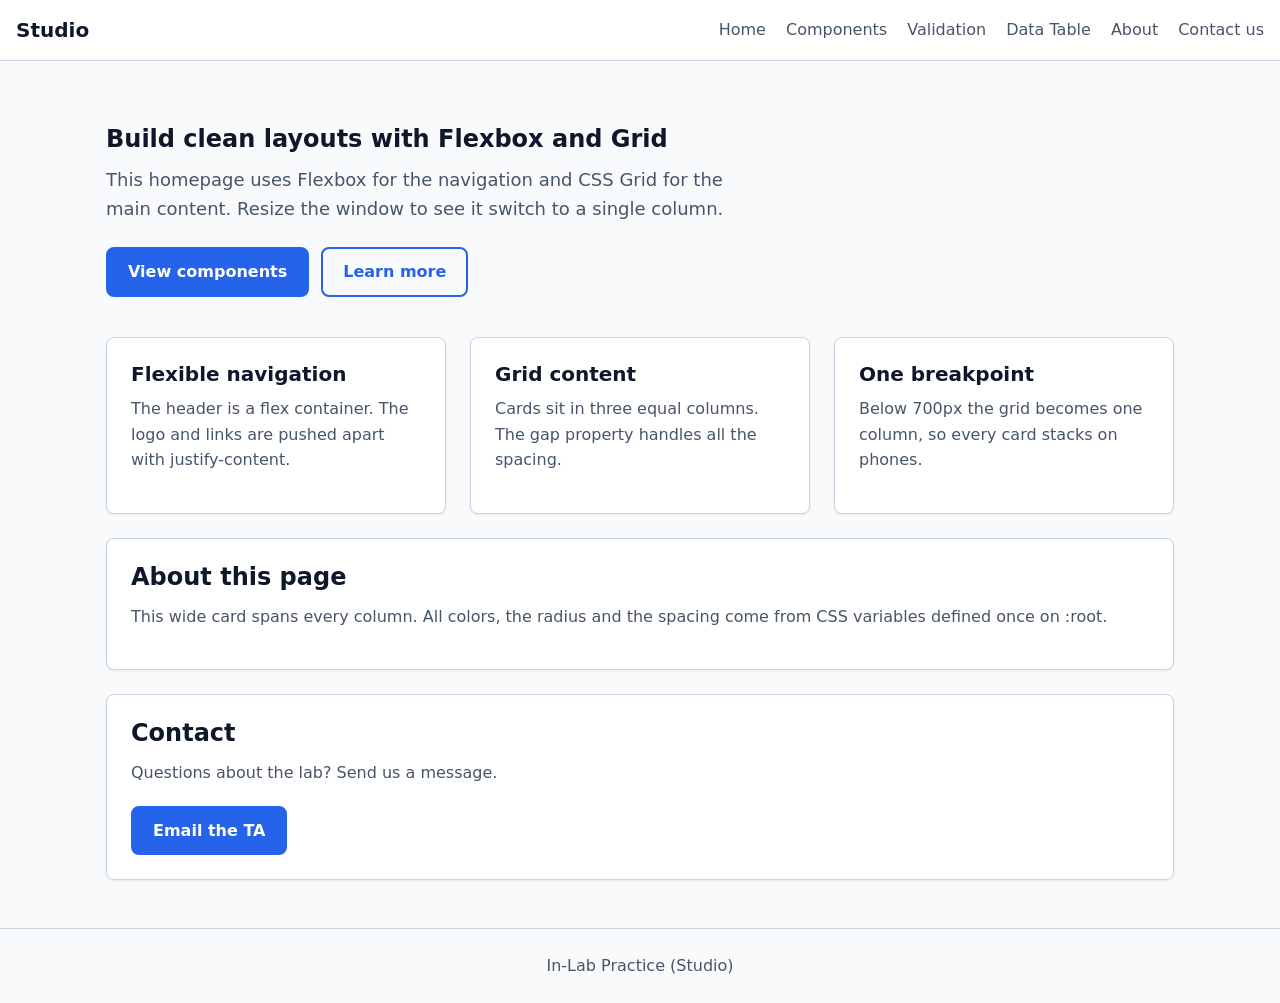
<file: index.html>
<!DOCTYPE html>
<html lang="en">
<head>
  <meta charset="UTF-8">
  <meta name="viewport" content="width=device-width, initial-scale=1">
  <title>Studio - Home</title>
  <link rel="stylesheet" href="styles.css">
</head>
<body>

 
  <header class="site-header">
    <a class="logo" href="index.html">Studio</a>
    <nav aria-label="Main Navigation">
  <ul>
    <li><a href="index.html">Home</a></li>
    <li><a href="components.html">Components</a></li>
    <li><a href="validation.html">Validation</a></li>
    <li><a href="data.html">Data Table</a></li>
    <li><a href="about.html">About</a></li>
    <li><a href="contact.html">Contact us</a></li>
  </ul>
</nav>
  </header>

  
  <div class="container">
    <section class="hero">
      <h1>Build clean layouts with Flexbox and Grid</h1>
      <p>This homepage uses Flexbox for the navigation and CSS Grid for the main content. Resize the window to see it switch to a single column.</p>
      <div class="actions">
        <a class="btn" href="components.html">View components</a>
        <a class="btn btn-outline" href="#about">Learn more</a>
      </div>
    </section>

    <main class="grid">
      <article class="card">
        <h3>Flexible navigation</h3>
        <p>The header is a flex container. The logo and links are pushed apart with justify-content.</p>
      </article>

      <article class="card">
        <h3>Grid content</h3>
        <p>Cards sit in three equal columns. The gap property handles all the spacing.</p>
      </article>

      <article class="card">
        <h3>One breakpoint</h3>
        <p>Below 700px the grid becomes one column, so every card stacks on phones.</p>
      </article>

      <section class="card wide" id="about">
        <h2>About this page</h2>
        <p>This wide card spans every column. All colors, the radius and the spacing come from CSS variables defined once on :root.</p>
      </section>

      <section class="card wide" id="contact">
        <h2>Contact</h2>
        <p>Questions about the lab? Send us a message.</p>
        <a class="btn" href="mailto:ta@example.com">Email the TA</a>
      </section>
    </main>
  </div>

 
  <footer class="site-footer">
    <div class="container">In-Lab Practice (Studio)</div>
  </footer>

</body>
</html>
</file>
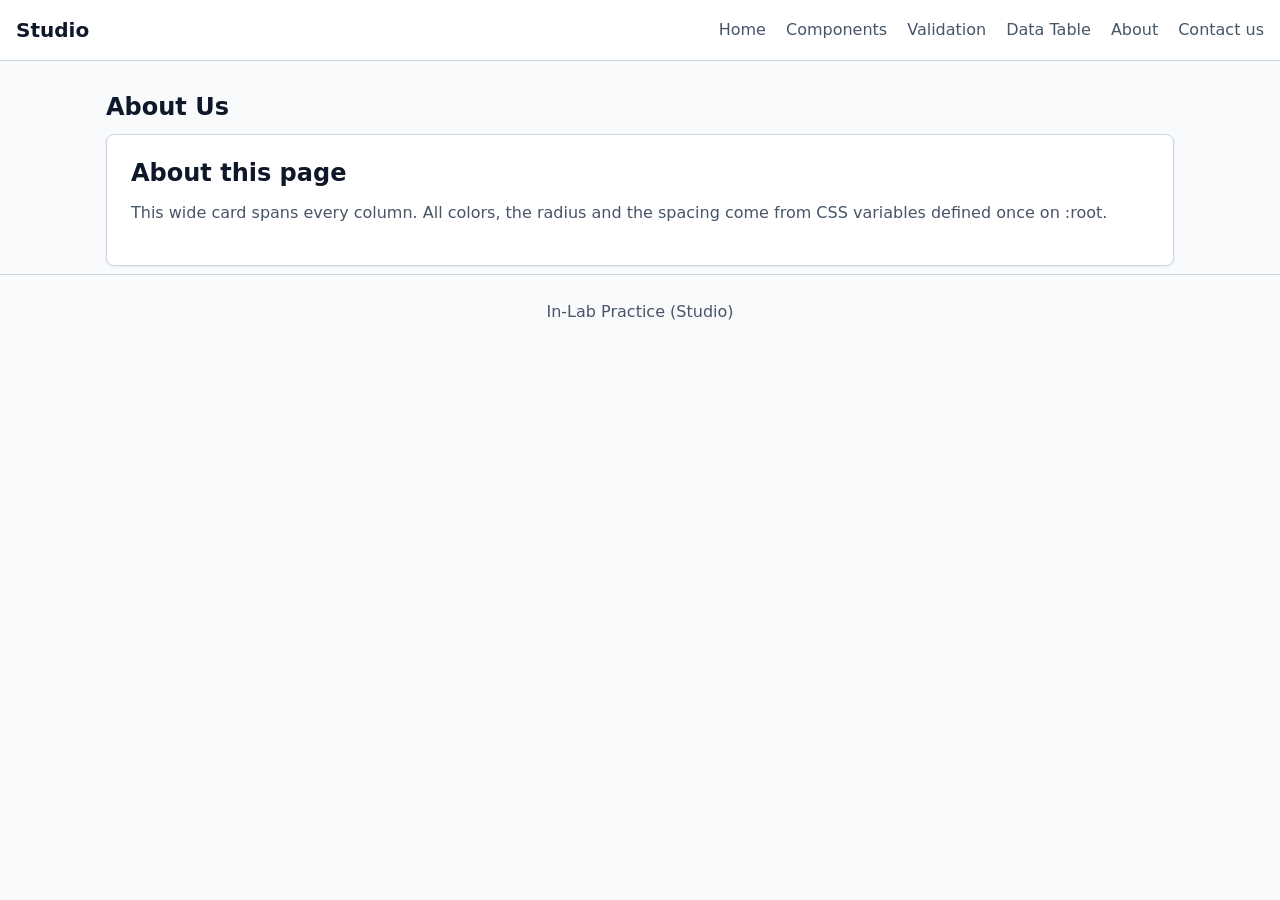
<file: about.html>
<!DOCTYPE html>
<html lang="en">
<head>
  <meta charset="UTF-8">
  <meta name="viewport" content="width=device-width, initial-scale=1">
  <title>Studio - About</title>
  <link rel="stylesheet" href="styles.css">
</head>
<body>

  <header class="site-header">
    <a class="logo" href="index.html">Studio</a>
   <nav aria-label="Main Navigation">
  <ul>
    <li><a href="index.html">Home</a></li>
    <li><a href="components.html">Components</a></li>
    <li><a href="validation.html">Validation</a></li>
    <li><a href="data.html">Data Table</a></li>
    <li><a href="about.html">About</a></li>
    <li><a href="contact.html">Contact us</a></li>
  </ul>
</nav>
  </header>

  <main class="container">
    <section class="section">
      <h1>About Us</h1>
      <article class="card">
        <h2>About this page</h2>
        <p>This wide card spans every column. All colors, the radius and the spacing come from CSS variables defined once on :root.</p>
      </article>
    </section>
  </main>

  <footer class="site-footer">
    <div class="container">In-Lab Practice (Studio)</div>
  </footer>

</body>
</html>
</file>
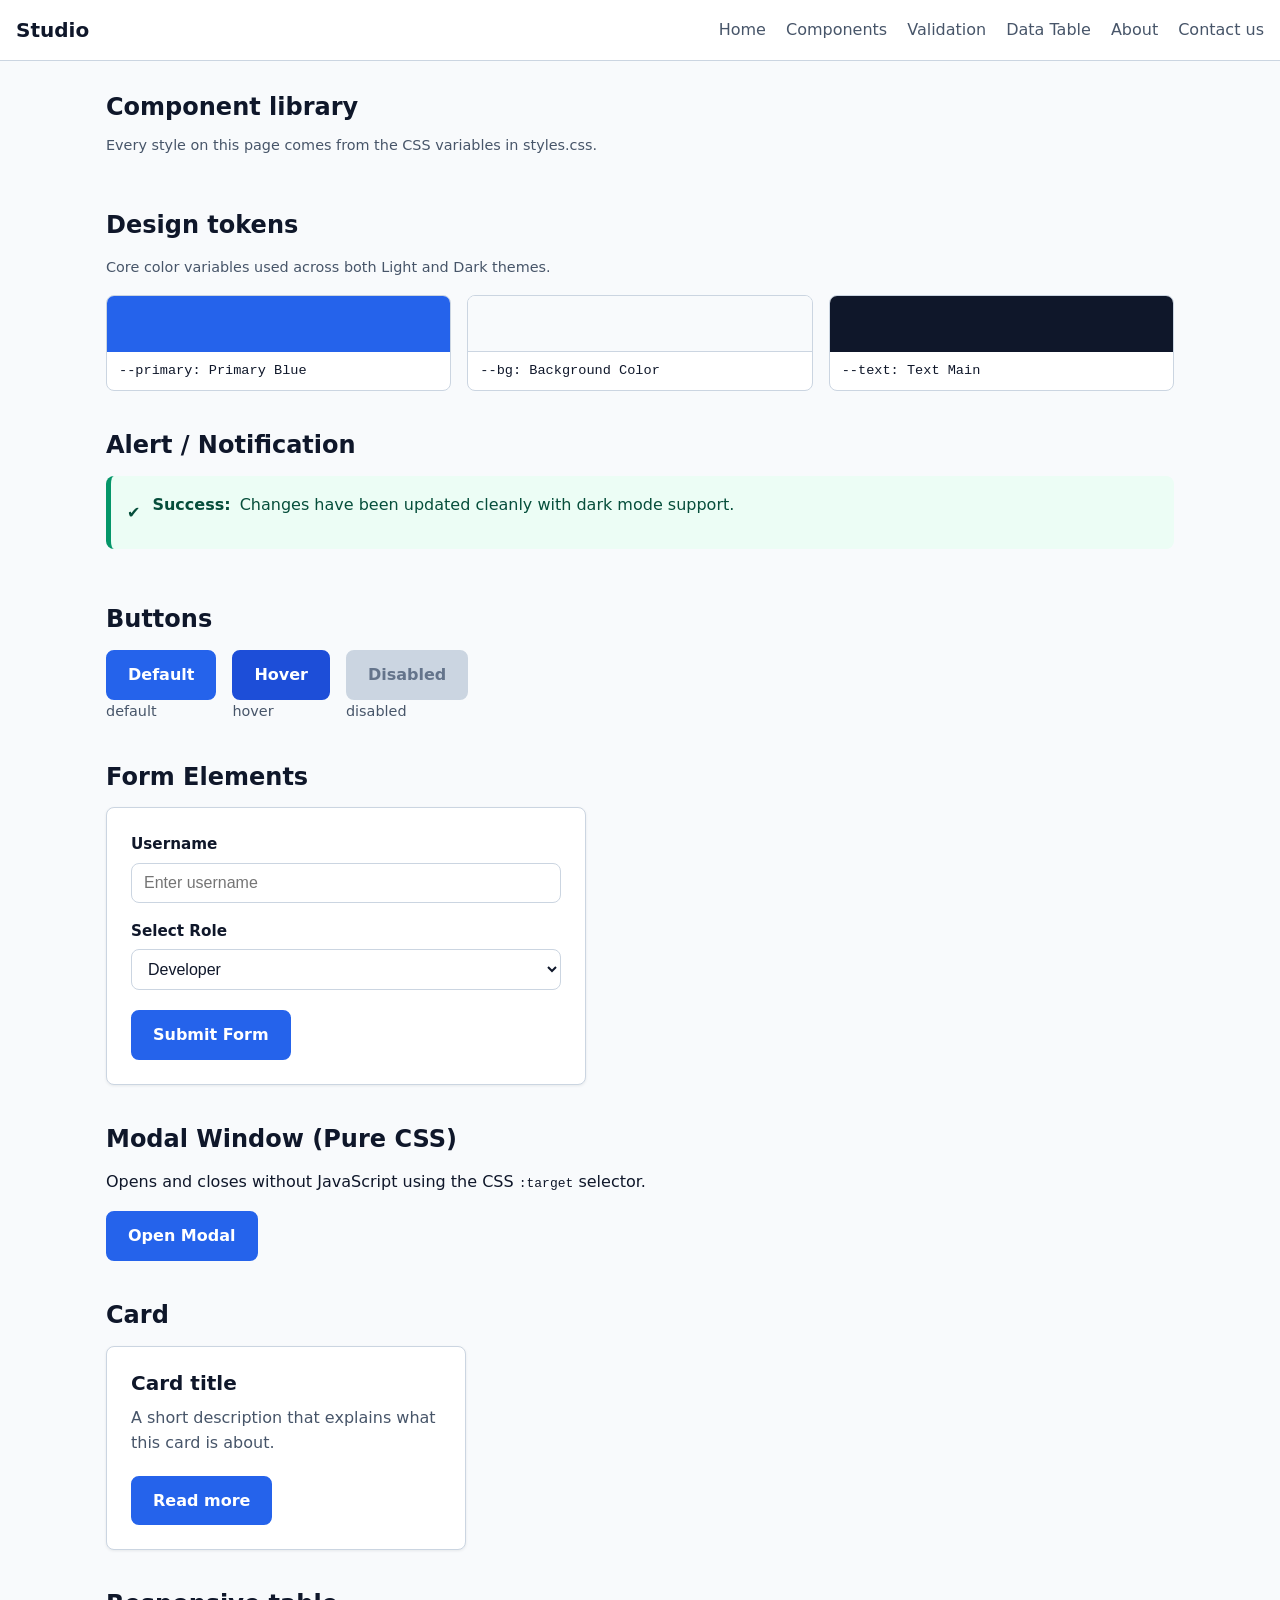
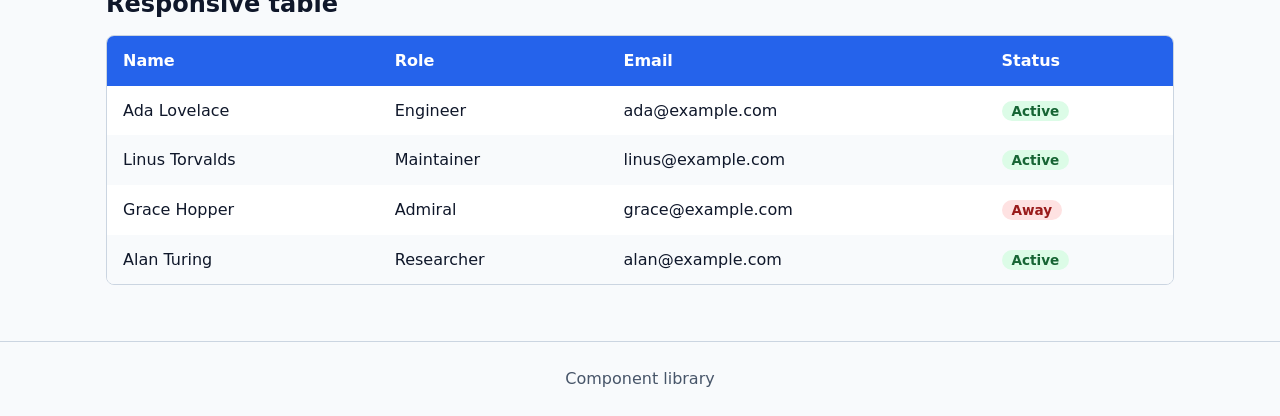
<file: components.html>
<!DOCTYPE html>
<html lang="en">
<head>
  <meta charset="UTF-8">
  <meta name="viewport" content="width=device-width, initial-scale=1">
  <meta name="description" content="Studio Component library containing responsive layouts, pure CSS modal, alert, and form elements.">
  <title>Studio - Component library</title>
  <link rel="stylesheet" href="styles.css">
</head>
<body>

  <header class="site-header">
    <a class="logo" href="index.html">Studio</a>
    <nav aria-label="Main Navigation">
  <ul>
    <li><a href="index.html">Home</a></li>
    <li><a href="components.html">Components</a></li>
    <li><a href="validation.html">Validation</a></li>
    <li><a href="data.html">Data Table</a></li>
    <li><a href="about.html">About</a></li>
    <li><a href="contact.html">Contact us</a></li>
  </ul>
</nav>
  </header>

  <main class="container">
    <section class="section">
      <h1>Component library</h1>
      <p class="label">Every style on this page comes from the CSS variables in styles.css.</p>
    </section>

   
<section class="section" aria-labelledby="tokens-heading">
  <h2 id="tokens-heading">Design tokens</h2>
  <p class="label" style="margin-bottom: 16px;">Core color variables used across both Light and Dark themes.</p>
  
  <div class="swatches">
    <div class="swatch">
      <i style="background: var(--primary)"></i>
      <code>--primary: Primary Blue</code>
    </div>
    <div class="swatch">
      <i style="background: var(--bg); border-bottom: 1px solid var(--border);"></i>
      <code>--bg: Background Color</code>
    </div>
    <div class="swatch">
      <i style="background: var(--text)"></i>
      <code>--text: Text Main</code>
    </div>
  </div>
</section>

   
    <section class="section" aria-labelledby="alert-heading">
      <h2 id="alert-heading">Alert / Notification</h2>
      <div class="alert" role="alert">
        <span aria-hidden="true">&#10004;</span>
        <p><strong>Success:</strong> Changes have been updated cleanly with dark mode support.</p>
      </div>
    </section>

    
    <section class="section" aria-labelledby="buttons-heading">
      <h2 id="buttons-heading">Buttons</h2>
      <div class="row">
        <div>
          <button class="btn" type="button">Default</button>
          <div class="label">default</div>
        </div>
        <div>
          <button class="btn is-hover" type="button">Hover</button>
          <div class="label">hover</div>
        </div>
        <div>
          <button class="btn" disabled type="button">Disabled</button>
          <div class="label">disabled</div>
        </div>
      </div>
    </section>

    
    <section class="section" aria-labelledby="form-heading">
      <h2 id="form-heading">Form Elements</h2>
      <div class="card" style="max-width: 480px">
        <form onsubmit="return false;">
          <div class="form-group">
            <label for="comp-username">Username</label>
            <input type="text" id="comp-username" name="username" placeholder="Enter username" required>
          </div>
          <div class="form-group">
            <label for="comp-role">Select Role</label>
            <select id="comp-role" name="role">
              <option value="developer">Developer</option>
              <option value="designer">Designer</option>
              <option value="manager">Manager</option>
            </select>
          </div>
          <button type="submit" class="btn">Submit Form</button>
        </form>
      </div>
    </section>


    <section class="section" aria-labelledby="modal-heading">
      <h2 id="modal-heading">Modal Window (Pure CSS)</h2>
      <p>Opens and closes without JavaScript using the CSS <code>:target</code> selector.</p>
      <a href="#demo-modal" class="btn" role="button">Open Modal</a>
    </section>

   
    <section class="section" aria-labelledby="card-heading">
      <h2 id="card-heading">Card</h2>
      <article class="card" style="max-width: 360px">
        <h3>Card title</h3>
        <p>A short description that explains what this card is about.</p>
        <a class="btn" href="#">Read more</a>
      </article>
    </section>

    
    <section class="section" aria-labelledby="table-heading">
      <h2 id="table-heading">Responsive table</h2>
      <div class="table-wrap">
        <table>
          <thead>
            <tr><th>Name</th><th>Role</th><th>Email</th><th>Status</th></tr>
          </thead>
          <tbody>
            <tr><td>Ada Lovelace</td><td>Engineer</td><td>ada@example.com</td><td><span class="badge">Active</span></td></tr>
            <tr><td>Linus Torvalds</td><td>Maintainer</td><td>linus@example.com</td><td><span class="badge">Active</span></td></tr>
            <tr><td>Grace Hopper</td><td>Admiral</td><td>grace@example.com</td><td><span class="badge off">Away</span></td></tr>
            <tr><td>Alan Turing</td><td>Researcher</td><td>alan@example.com</td><td><span class="badge">Active</span></td></tr>
          </tbody>
        </table>
      </div>
    </section>

    
    <div id="demo-modal" class="modal-overlay" role="dialog" aria-modal="true" aria-labelledby="modal-title">
      <div class="modal-box">
        <div class="modal-header">
          <h3 id="modal-title">CSS-Only Modal</h3>
          <a href="#" class="modal-close" aria-label="Close modal">&times;</a>
        </div>
        <div class="modal-body">
          <p>This modal is displayed purely through CSS without any JavaScript code.</p>
        </div>
        <div class="modal-footer">
          <a href="#" class="btn btn-outline">Close</a>
        </div>
      </div>
    </div>

  </main>

  <footer class="site-footer" style="margin-top: 48px">
    <div class="container">Component library</div>
  </footer>

</body>
</html>
</file>
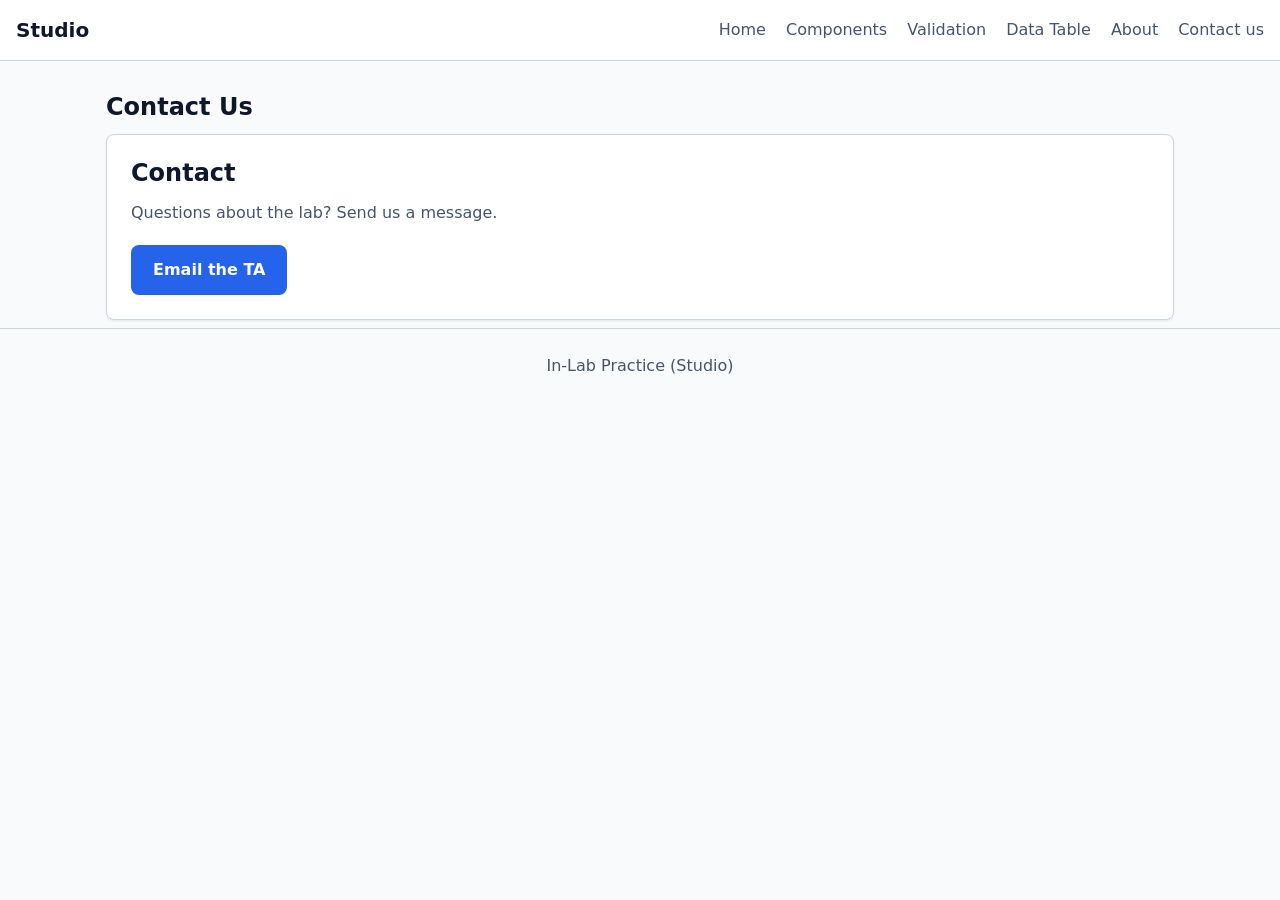
<file: contact.html>
<!DOCTYPE html>
<html lang="en">
<head>
  <meta charset="UTF-8">
  <meta name="viewport" content="width=device-width, initial-scale=1">
  <title>Studio - Contact</title>
  <link rel="stylesheet" href="styles.css">
</head>
<body>

  <header class="site-header">
    <a class="logo" href="index.html">Studio</a>
    <nav aria-label="Main Navigation">
  <ul>
    <li><a href="index.html">Home</a></li>
    <li><a href="components.html">Components</a></li>
    <li><a href="validation.html">Validation</a></li>
    <li><a href="data.html">Data Table</a></li>
    <li><a href="about.html">About</a></li>
    <li><a href="contact.html">Contact us</a></li>
  </ul>
</nav>
  </header>

  <main class="container">
    <section class="section">
      <h1>Contact Us</h1>
      <article class="card">
        <h2>Contact</h2>
        <p>Questions about the lab? Send us a message.</p>
        <a class="btn" href="mailto:ta@example.com">Email the TA</a>
      </article>
    </section>
  </main>

  <footer class="site-footer">
    <div class="container">In-Lab Practice (Studio)</div>
  </footer>

</body>
</html>
</file>
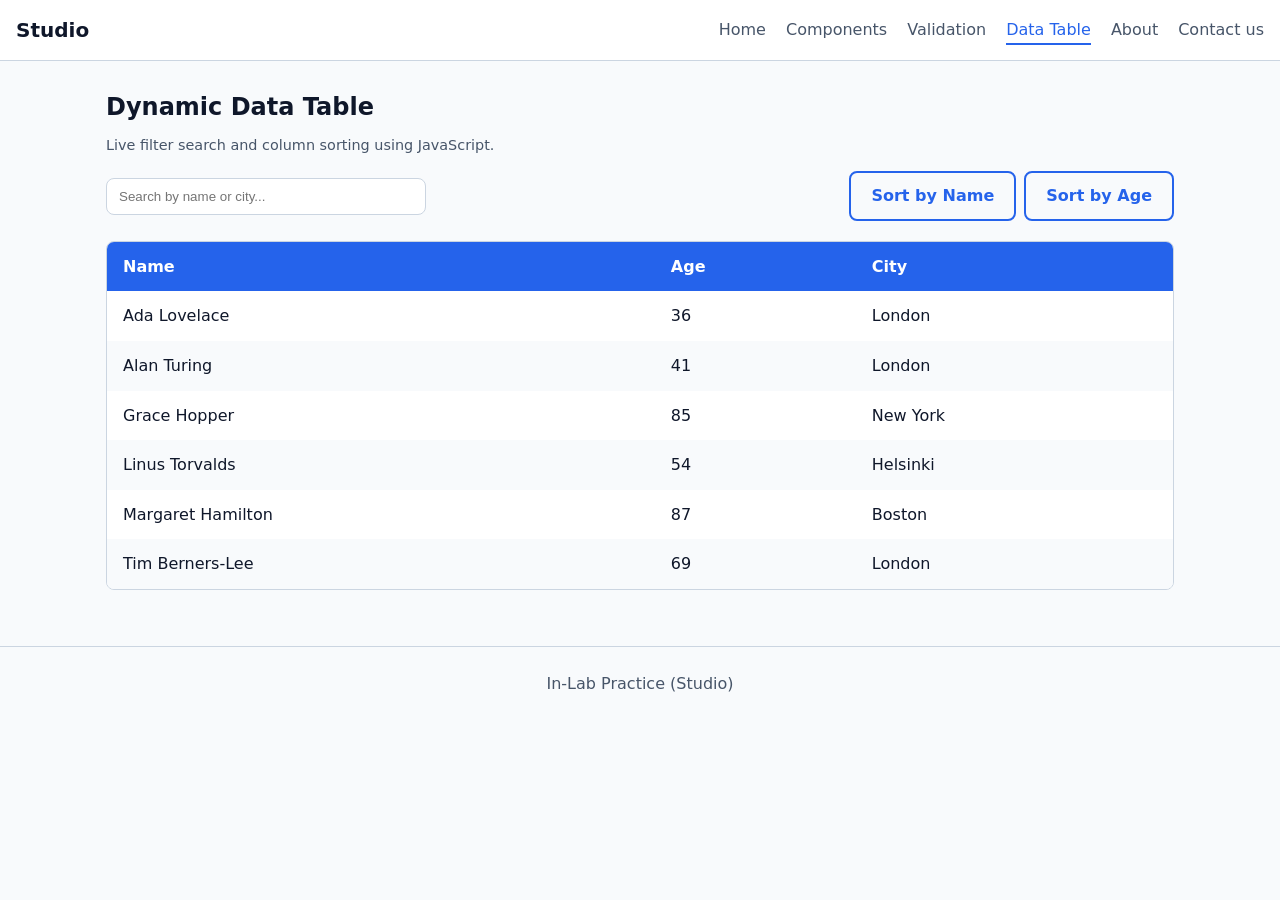
<file: data.html>
<!DOCTYPE html>
<html lang="en">
<head>
  <meta charset="UTF-8">
  <meta name="viewport" content="width=device-width, initial-scale=1">
  <title>Studio - Dynamic Data Table</title>
  <link rel="stylesheet" href="styles.css">
</head>
<body>

  <header class="site-header">
    <a class="logo" href="index.html">Studio</a>
    <nav aria-label="Main Navigation">
      <ul>
        <li><a href="index.html">Home</a></li>
        <li><a href="components.html">Components</a></li>
        <li><a href="validation.html">Validation</a></li>
        <li><a class="active" href="data.html">Data Table</a></li>
        <li><a href="about.html">About</a></li>
        <li><a href="contact.html">Contact us</a></li>
      </ul>
    </nav>
  </header>

  <main class="container">
    <section class="section">
      <h1>Dynamic Data Table</h1>
      <p class="label">Live filter search and column sorting using JavaScript.</p>

      <div class="row" style="margin-bottom: 20px; justify-content: space-between;">
        <div style="flex: 1; max-width: 320px;">
          <input type="text" id="searchInput" placeholder="Search by name or city..." style="width: 100%; padding: 10px 12px; border: 1px solid var(--border); border-radius: var(--radius); background: var(--surface); color: var(--text);">
        </div>
        <div style="display: flex; gap: 8px;">
          <button id="sortNameBtn" class="btn btn-outline" type="button">Sort by Name</button>
          <button id="sortAgeBtn" class="btn btn-outline" type="button">Sort by Age</button>
        </div>
      </div>

      <div class="table-wrap">
        <table>
          <thead>
            <tr>
              <th>Name</th>
              <th>Age</th>
              <th>City</th>
            </tr>
          </thead>
          <tbody id="tableBody">
           
          </tbody>
        </table>
      </div>
    </section>
  </main>

  <footer class="site-footer" style="margin-top: 48px;">
    <div class="container">In-Lab Practice (Studio)</div>
  </footer>

  <script>
    
    const people = [
      { name: "Ada Lovelace", age: 36, city: "London" },
      { name: "Alan Turing", age: 41, city: "London" },
      { name: "Grace Hopper", age: 85, city: "New York" },
      { name: "Linus Torvalds", age: 54, city: "Helsinki" },
      { name: "Margaret Hamilton", age: 87, city: "Boston" },
      { name: "Tim Berners-Lee", age: 69, city: "London" }
    ];

    let currentData = [...people];
    let sortAsc = { name: true, age: true };

    const tbody = document.querySelector("#tableBody");
    const searchInput = document.querySelector("#searchInput");

   
    function renderTable(data) {
      tbody.innerHTML = "";

      if (data.length === 0) {
        const emptyTr = document.createElement("tr");
        const emptyTd = document.createElement("td");
        emptyTd.colSpan = 3;
        emptyTd.style.textAlign = "center";
        emptyTd.textContent = "No matching records found.";
        emptyTr.appendChild(emptyTd);
        tbody.appendChild(emptyTr);
        return;
      }

      data.forEach(person => {
        const tr = document.createElement("tr");

        const tdName = document.createElement("td");
        tdName.textContent = person.name;

        const tdAge = document.createElement("td");
        tdAge.textContent = person.age;

        const tdCity = document.createElement("td");
        tdCity.textContent = person.city;

        tr.append(tdName, tdAge, tdCity);
        tbody.appendChild(tr);
      });
    }

   
    searchInput.addEventListener("input", (e) => {
      const query = e.target.value.toLowerCase();
      const filtered = currentData.filter(person => 
        person.name.toLowerCase().includes(query) || 
        person.city.toLowerCase().includes(query)
      );
      renderTable(filtered);
    });

   
    document.querySelector("#sortNameBtn").addEventListener("click", () => {
      currentData.sort((a, b) => 
        sortAsc.name ? a.name.localeCompare(b.name) : b.name.localeCompare(a.name)
      );
      sortAsc.name = !sortAsc.name;
      renderTable(currentData);
    });

  
    document.querySelector("#sortAgeBtn").addEventListener("click", () => {
      currentData.sort((a, b) => sortAsc.age ? a.age - b.age : b.age - a.age);
      sortAsc.age = !sortAsc.age;
      renderTable(currentData);
    });

    renderTable(currentData);
  </script>
</body>
</html>
</file>
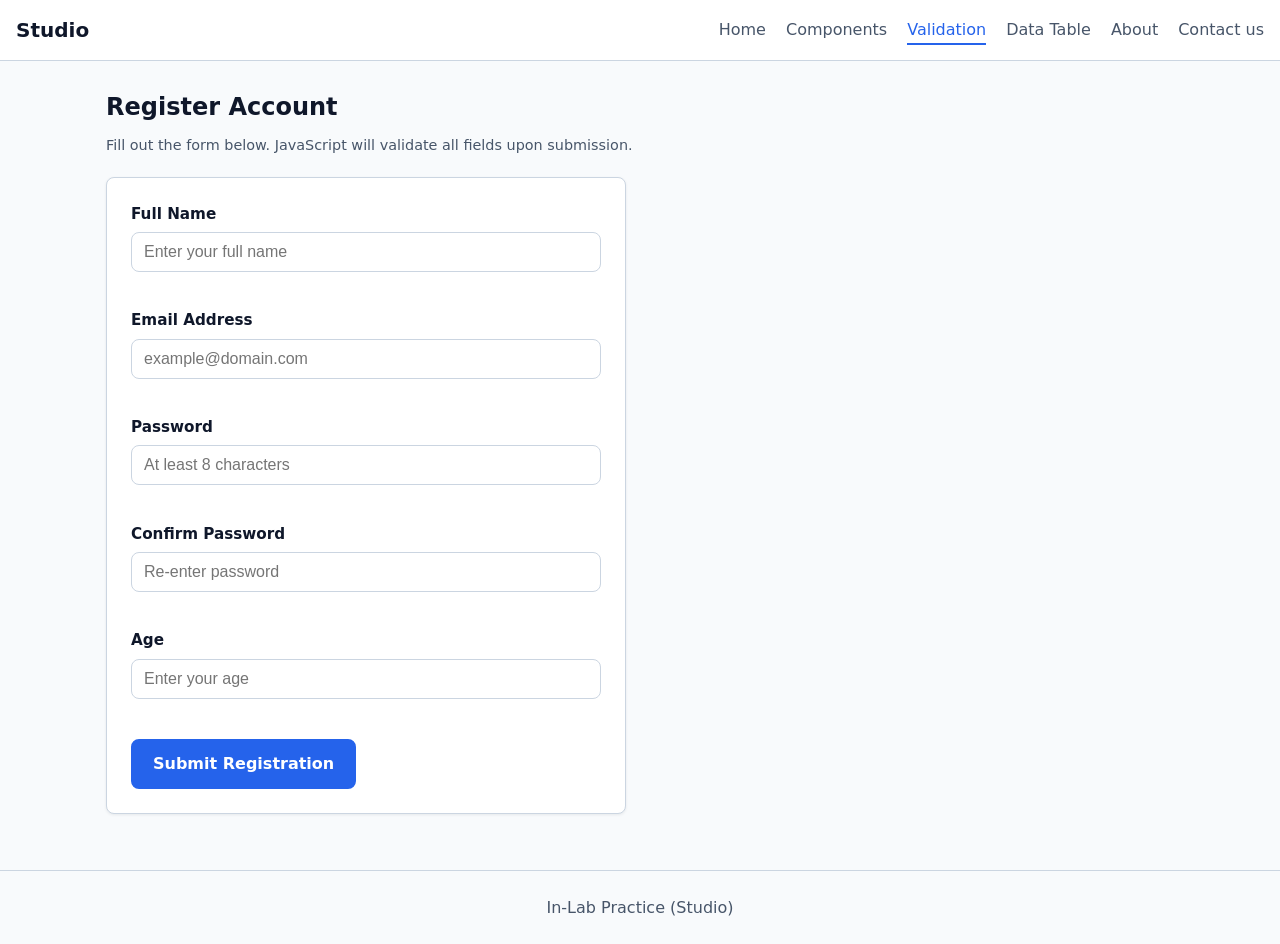
<file: validation.html>
<!DOCTYPE html>
<html lang="en">
<head>
  <meta charset="UTF-8">
  <meta name="viewport" content="width=device-width, initial-scale=1">
  <title>Studio - Registration Validation</title>
  <link rel="stylesheet" href="styles.css">
</head>
<body>

  <header class="site-header">
    <a class="logo" href="index.html">Studio</a>
    <nav aria-label="Main Navigation">
      <ul>
        <li><a href="index.html">Home</a></li>
        <li><a href="components.html">Components</a></li>
        <li><a class="active" href="validation.html">Validation</a></li>
        <li><a href="data.html">Data Table</a></li>
        <li><a href="about.html">About</a></li>
        <li><a href="contact.html">Contact us</a></li>
      </ul>
    </nav>
  </header>

  <main class="container">
    <section class="section">
      <h1>Register Account</h1>
      <p class="label">Fill out the form below. JavaScript will validate all fields upon submission.</p>

      <div class="card" style="max-width: 520px; margin-top: 20px;">
        <form id="registrationForm" novalidate>
          <div class="form-group">
            <label for="name">Full Name</label>
            <input type="text" id="name" name="name" placeholder="Enter your full name">
            <span class="error-msg" id="nameError"></span>
          </div>

          <div class="form-group">
            <label for="email">Email Address</label>
            <input type="email" id="email" name="email" placeholder="example@domain.com">
            <span class="error-msg" id="emailError"></span>
          </div>

          <div class="form-group">
            <label for="password">Password</label>
            <input type="password" id="password" name="password" placeholder="At least 8 characters">
            <span class="error-msg" id="passwordError"></span>
          </div>

          <div class="form-group">
            <label for="confirmPassword">Confirm Password</label>
            <input type="password" id="confirmPassword" name="confirmPassword" placeholder="Re-enter password">
            <span class="error-msg" id="confirmPasswordError"></span>
          </div>

          <div class="form-group">
            <label for="age">Age</label>
            <input type="number" id="age" name="age" placeholder="Enter your age">
            <span class="error-msg" id="ageError"></span>
          </div>

          <button type="submit" class="btn">Submit Registration</button>
        </form>
      </div>
    </section>
  </main>

  <footer class="site-footer" style="margin-top: 48px;">
    <div class="container">In-Lab Practice (Studio)</div>
  </footer>

  <script>
    const form = document.querySelector("#registrationForm");

    form.addEventListener("submit", (e) => {
      e.preventDefault(); // Stop form from reloading page (Page 12 in Guide)
      let isValid = true;

     
      document.querySelectorAll(".error-msg").forEach(el => el.textContent = "");

     
      const name = document.querySelector("#name").value.trim();
      const email = document.querySelector("#email").value.trim();
      const password = document.querySelector("#password").value;
      const confirmPassword = document.querySelector("#confirmPassword").value;
      const ageVal = document.querySelector("#age").value;
      const age = Number(ageVal);

     
      if (name === "") {
        document.querySelector("#nameError").textContent = "Name is required.";
        isValid = false;
      }

     
      const emailPattern = /^[^\s@]+@[^\s@]+\.[^\s@]+$/;
      if (email === "") {
        document.querySelector("#emailError").textContent = "Email address is required.";
        isValid = false;
      } else if (!emailPattern.test(email)) {
        document.querySelector("#emailError").textContent = "Please enter a valid email address.";
        isValid = false;
      }

      
      if (password === "") {
        document.querySelector("#passwordError").textContent = "Password is required.";
        isValid = false;
      } else if (password.length < 8) {
        document.querySelector("#passwordError").textContent = "Password must be at least 8 characters.";
        isValid = false;
      }

      
      if (confirmPassword === "") {
        document.querySelector("#confirmPasswordError").textContent = "Please confirm your password.";
        isValid = false;
      } else if (password !== confirmPassword) {
        document.querySelector("#confirmPasswordError").textContent = "Passwords do not match.";
        isValid = false;
      }

      
      if (ageVal === "") {
        document.querySelector("#ageError").textContent = "Age is required.";
        isValid = false;
      } else if (isNaN(age) || age < 18 || age > 100) {
        document.querySelector("#ageError").textContent = "Age must be a valid number between 18 and 100.";
        isValid = false;
      }

      
      if (isValid) {
        alert("Registration successful!");
        form.reset();
      }
    });
  </script>
</body>
</html>
</file>
<file: styles.css>
:root {
  --primary: #2563eb;
  --primary-dark: #1d4ed8;
  --bg: #f8fafc;
  --surface: #ffffff;
  --text: #0f172a;
  --muted: #475569;
  --border: #cbd5e1;
  --radius: 8px;
  --space: 16px;
  --focus-ring: #2563eb;
  
  --alert-bg: #ecfdf5;
  --alert-border: #059669;
  --alert-text: #064e3b;
}

@media (prefers-color-scheme: dark) {
  :root {
    --primary: #3b82f6;
    --primary-dark: #60a5fa;
    --bg: #0f172a;
    --surface: #1e293b;
    --text: #f8fafc;
    --muted: #cbd5e1;
    --border: #334155;
    --focus-ring: #60a5fa;
    --alert-bg: #064e3b;
    --alert-border: #34d399;
    --alert-text: #ecfdf5;
  }
}

* { 
  box-sizing: border-box; 
}

body {
  margin: 0;
  font-family: system-ui, -apple-system, "Segoe UI", sans-serif;
  background: var(--bg);
  color: var(--text);
  line-height: 1.6;
}

h1, h2, h3 { line-height: 1.2; margin: 0 0 .5em; }
p { margin: 0 0 1em; }
a { color: var(--primary); }

.container { 
  max-width: 1100px; 
  margin: 0 auto; 
  padding: 0 var(--space); 
}

.site-header {
  display: flex;
  justify-content: space-between;
  align-items: center;
  flex-wrap: wrap;
  gap: var(--space);
  padding: 14px var(--space);
  background: var(--surface);
  border-bottom: 1px solid var(--border);
}

.logo { 
  font-weight: 700; 
  font-size: 1.25rem; 
  color: var(--text); 
  text-decoration: none; 
}

.site-header ul { 
  display: flex; 
  gap: 20px; 
  list-style: none; 
  margin: 0; 
  padding: 0; 
  flex-wrap: wrap;
}

.site-header a:not(.logo) { 
  text-decoration: none; 
  color: var(--muted); 
  padding: 4px 0; 
}

.site-header a:not(.logo):hover,
.site-header a.active { 
  color: var(--primary); 
  border-bottom: 2px solid var(--primary); 
}

@media (max-width: 599px) {
  .site-header {
    flex-direction: column;
    align-items: flex-start;
  }
  .site-header ul {
    width: 100%;
    gap: 12px;
  }
}

.hero { padding: 64px 0 40px; }
.hero p { max-width: 55ch; color: var(--muted); font-size: 1.125rem; }
.hero .actions { display: flex; gap: 12px; flex-wrap: wrap; margin-top: 24px; }

.btn {
  display: inline-block;
  padding: 10px 20px;
  font: inherit;
  font-weight: 600;
  color: #fff;
  background: var(--primary);
  border: 2px solid var(--primary);
  border-radius: var(--radius);
  text-decoration: none;
  cursor: pointer;
  transition: background .15s, border-color .15s;
}

.btn:hover:not(:disabled),
.btn.is-hover {
  background: var(--primary-dark);
  border-color: var(--primary-dark);
}

.btn:focus-visible,
input:focus-visible,
select:focus-visible,
.modal-close:focus-visible { 
  outline: 3px solid var(--focus-ring); 
  outline-offset: 2px; 
}

.btn:disabled {
  background: #cbd5e1;
  border-color: #cbd5e1;
  color: #64748b;
  cursor: not-allowed;
}

.btn-outline { background: transparent; color: var(--primary); }
.btn-outline:hover:not(:disabled) { background: var(--primary); color: #fff; }

.card {
  background: var(--surface);
  border: 1px solid var(--border);
  border-radius: var(--radius);
  padding: 24px;
  box-shadow: 0 1px 3px rgba(15, 23, 42, .08);
}
.card h3 { font-size: 1.25rem; }
.card p { color: var(--muted); }
.card .btn { margin-top: 4px; }

.grid {
  display: grid;
  grid-template-columns: 1fr; 
  gap: 24px;
  padding-bottom: 48px;
}


@media (min-width: 600px) and (max-width: 1023px) {
  .grid {
    grid-template-columns: repeat(2, 1fr);
  }
}

@media (min-width: 1024px) {
  .grid {
    grid-template-columns: repeat(3, 1fr);
  }
}

.grid .wide { grid-column: 1 / -1; }

.site-footer {
  border-top: 1px solid var(--border);
  padding: 24px 0;
  color: var(--muted);
  text-align: center;
}

.table-wrap {
  overflow-x: auto;
  border: 1px solid var(--border);
  border-radius: var(--radius);
  background: var(--surface);
}

table { width: 100%; min-width: 520px; border-collapse: collapse; }
th, td { padding: 12px 16px; text-align: left; }
th { background: var(--primary); color: #fff; white-space: nowrap; }
tbody tr:nth-child(even) { background: var(--bg); }
tbody tr:hover { background: rgba(37, 99, 235, 0.1); }

.badge { padding: 2px 10px; border-radius: 999px; font-size: .85rem; font-weight: 600; background: #dcfce7; color: #166534; }
.badge.off { background: #fee2e2; color: #991b1b; }

.section { padding: 32px 0 8px; }
.section > h2 { margin-bottom: 16px; }
.row { display: flex; flex-wrap: wrap; gap: 16px; align-items: center; }
.label { color: var(--muted); font-size: .9rem; }
.swatches { display: grid; grid-template-columns: repeat(auto-fit, minmax(140px, 1fr)); gap: 16px; }
.swatch { border: 1px solid var(--border); border-radius: var(--radius); overflow: hidden; background: var(--surface); }
.swatch i { display: block; height: 56px; }
.swatch code { display: block; padding: 8px 12px; font-size: .85rem; }

.form-group {
  margin-bottom: 16px;
  display: flex;
  flex-direction: column;
}

.form-group label {
  font-weight: 600;
  margin-bottom: 6px;
  font-size: 0.95rem;
  color: var(--text);
}

.form-group input,
.form-group select {
  width: 100%;
  padding: 10px 12px;
  border: 1px solid var(--border);
  border-radius: var(--radius);
  background-color: var(--surface);
  color: var(--text);
  font-size: 1rem;
}

.alert {
  display: flex;
  align-items: center;
  gap: 12px;
  padding: 16px;
  border-radius: var(--radius);
  border-left: 5px solid var(--alert-border);
  background-color: var(--alert-bg);
  color: var(--alert-text);
  margin-bottom: 16px;
}

.alert strong {
  display: inline-block;
  margin-right: 4px;
}

.modal-overlay {
  display: none;
  position: fixed;
  top: 0;
  left: 0;
  width: 100vw;
  height: 100vh;
  background-color: rgba(0, 0, 0, 0.65);
  z-index: 1000;
  align-items: center;
  justify-content: center;
}

.modal-overlay:target {
  display: flex;
}

.modal-box {
  background-color: var(--surface);
  color: var(--text);
  border-radius: var(--radius);
  width: 90%;
  max-width: 480px;
  padding: 24px;
  box-shadow: 0 10px 25px rgba(0, 0, 0, 0.3);
}

.modal-header {
  display: flex;
  justify-content: space-between;
  align-items: center;
  margin-bottom: 16px;
}

.modal-close {
  font-size: 1.8rem;
  text-decoration: none;
  color: var(--muted);
  line-height: 1;
}

.modal-footer {
  margin-top: 20px;
  text-align: right;
}

.error-msg {
  color: #c0392b;
  font-size: 0.85rem;
  margin-top: 4px;
  min-height: 1.2em;
  display: block;
}

@media (prefers-color-scheme: dark) {
  .error-msg {
    color: #f87171;
  }
}
</file>
